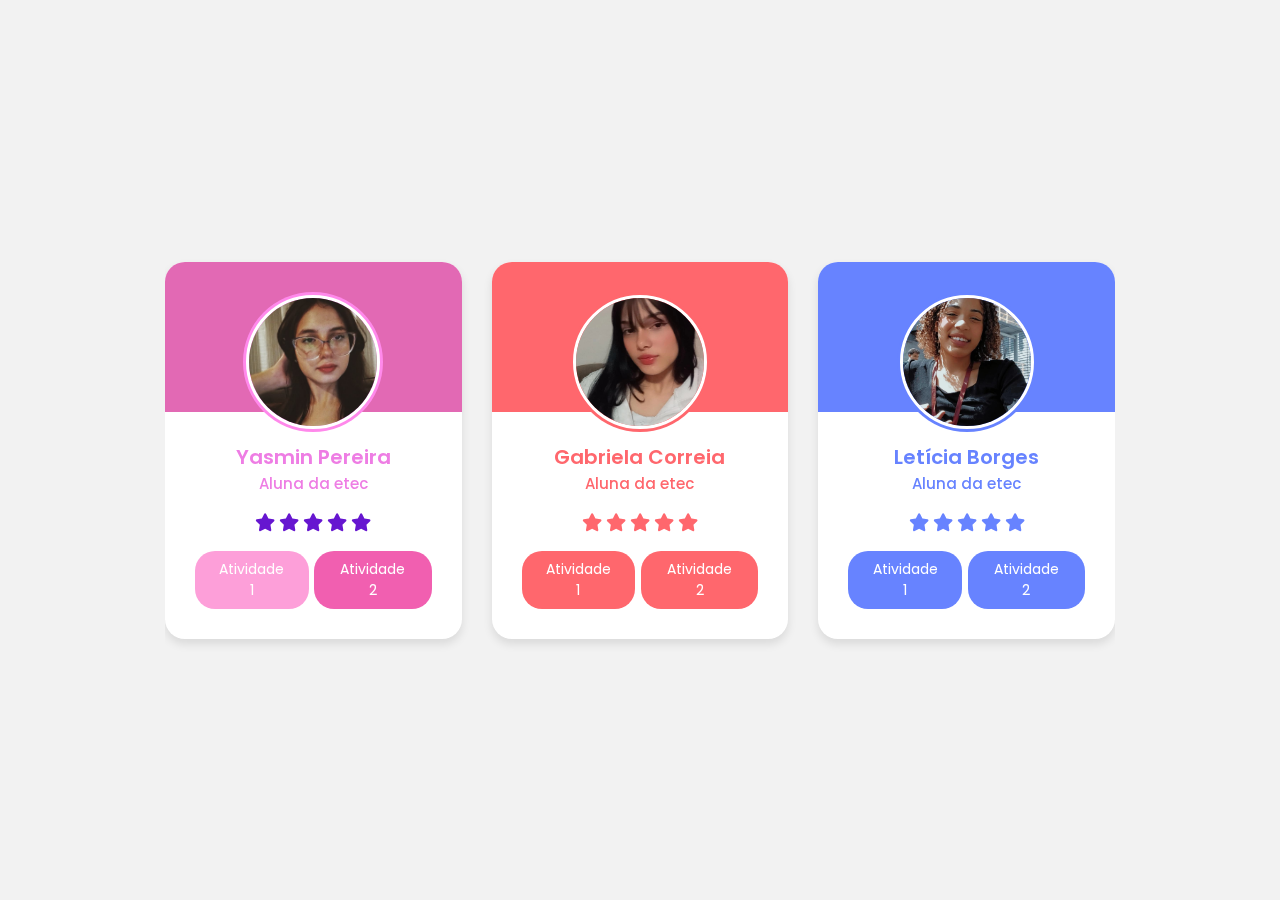
<file: index.html>
<!DOCTYPE html>
<html lang="en">
<head>
  <title>Atividade de historia</title>
    <meta charset="UTF-8">
    <meta http-equiv="X-UA-Compatible" content="IE=edge">
    <link rel="stylesheet" href="https://unpkg.com/swiper/swiper-bundle.min.css"/>
    <link rel="stylesheet" href="https://cdnjs.cloudflare.com/ajax/libs/font-awesome/6.0.0-beta3/css/all.min.css"/>
    <link rel="stylesheet" href="style.css">
</head>
<body>
<div>
  <section>
    <div class="swiper mySwiper container">
      <div class="swiper-wrapper content">
        <div class="swiper-slide card cardYasmin">
          <div class="card-content">
            <div class="image" id="borderImageYasmin">
              <img src="img/yasmin.jpeg" alt="">
            </div>
        
            <div class="name-profession">
              <span class="name">Yasmin Pereira</span>
              <span class="profession">Aluna da etec</span>
            </div>

            <div class="rating">
              <i class="fa-solid fa-star" style="color: #6616d0;"></i>
              <i class="fa-solid fa-star" style="color: #6616d0;"></i>
              <i class="fa-solid fa-star" style="color: #6616d0;"></i>
              <i class="fa-solid fa-star" style="color: #6616d0;"></i>
              <i class="fa-solid fa-star" style="color: #6616d0;"></i>
            </div>

            <div class="button">
              <a href="atividade.html"><button  id="buttonYasmin">Atividade 1</button></a>
              <a href="https://view.genial.ly/649a577a0882940013635ded/presentation-stars-presentation"><button id="buttonRightYasmin">Atividade 2</button></a>
            </div>
          </div>
        </div>
        <div class="swiper-slide card">
          <div class="card-content">
            <div class="image">
              <img src="img/gabby.jpeg" alt="">

            </div>

            <div class="name-profession">
              <span class="name nameGabriela">Gabriela Correia</span>
              <span class="profession nameGabriela">Aluna da etec</span>
            </div>

            <div class="rating">
              <i class="fas fa-star"></i>
              <i class="fas fa-star"></i>
              <i class="fas fa-star"></i>
              <i class="fas fa-star"></i>
              <i class="fas fa-star"></i>
            </div>

            <div class="button">
              <a href="atividadegabs.html"><button  id="buttonGabriela">Atividade 1</button></a>
              </button>
              <a href="https://www.canva.com/design/DAFnESJXyo0/GjO8hQdhU4ZQk01Citf26Q/edit?utm_content=DAFnESJXyo0&utm_campaign=designshare&utm_medium=link2&utm_source=sharebutton"><button id="buttonRightGabriela">Atividade 2</button></a>
            </div>
          </div>
        </div>
        <div class="swiper-slide card cardLeticia">
          <div class="card-content">
            <div class="image" id="borderImageLeticia">
              <img src="img/Leticia.jpeg" alt="">
            </div>


            <div class="name-profession">
              <span class="name nameLeticia">Letícia Borges</span>
              <span class="profession nameLeticia">Aluna da etec</span>
            </div>

            <div class="rating">
              <i class="fa-solid fa-star" style="color: #6783ff;"></i>
              <i class="fa-solid fa-star" style="color: #6783ff;"></i>
              <i class="fa-solid fa-star" style="color: #6783ff;"></i>
              <i class="fa-solid fa-star" style="color: #6783ff;"></i>
              <i class="fa-solid fa-star" style="color: #6783ff;"></i>
            </div>

            <div class="button">
              <a href="atividadelet.html"><button  id="buttonLeticia">Atividade 1</button></a>
              </button>
              <a href="https://www.canva.com/design/DAFli_Y2uxM/LXQ0Z6ye1ul1S9fGldhXhA/edit?utm_content=DAFli_Y2uxM&utm_campaign=designshare&utm_medium=link2&utm_source=sharebutton"><button id="buttonRightLeticia">Atividade 2</button></a>
            </div>
          </div>
        </div>
     
    </div>
  </section>
  <script src="https://unpkg.com/swiper/swiper-bundle.min.js"></script>
<script type="text/javascript" src="script.js"></script>

</body>
</html>
</file>
<file: style.css>
@import url('https://fonts.googleapis.com/css2?family=Poppins:wght@300;400;500;600;700&display=swap');

*{
  margin: 0;
  padding: 0;
  box-sizing: border-box;
  font-family: 'Poppins', sans-serif;
}

body{
  height: 100vh;
  display: flex;
  align-items: center;
  justify-content: center;
  background: #f2f2f2;
}

section{
  position: relative;  
  height: 450px;
  width: 1075px;
  display: flex;
  align-items: center;
}

.swiper{
  width: 950px;
}

.card{
  position: relative;
  background: #fff;
  border-radius: 20px;
  margin: 20px 0;
  box-shadow: 0 5px 10px rgba(0, 0, 0, 0.1);
}

.card::before{
  content: "";
  position: absolute;
  height: 40%;
  width: 100%;
  background: #FF676D;
  border-radius: 20px 20px 0 0;
}

.card .card-content{
  display: flex;
  flex-direction: column;
  align-items: center;
  padding: 30px;
  position: relative;
  z-index: 100;
}

section .card .image{
  height: 140px;
  width: 140px;
  border-radius: 50%;
  padding: 3px;
  background: #FF676D;
}

section .card .image img{
  height: 100%;
  width: 100%;
  object-fit: cover;
  border-radius: 50%;
  border: 3px solid #fff;
}

.card .media-icons{
  position: absolute;
  top: 10px;
  right: 20px;
  display: flex;
  flex-direction: column;
  align-items: center;
}

.card .media-icons i{
  color: #fff;
  opacity: 0.6;
  margin-top: 10px;
  transition: all 0.3s ease;
  cursor: pointer;
}

.card .media-icons i:hover{
  opacity: 1;
}

.card .name-profession{
  display: flex;
  flex-direction: column;
  align-items: center;
  margin-top: 10px;
  color: #ee7de4;
} 

.name-profession .name{
  font-size: 20px;
  font-weight: 600;
}

.name-profession .profession{
  font-size:15px;
  font-weight: 500;
}

.card .rating{
  display: flex;
  align-items: center;
  margin-top: 18px;
}

.card .rating i{
  font-size: 18px;
  margin: 0 2px;
  color: #FF676D;
}

.card .button{
  width: 100%;
  display: flex;
  justify-content: space-around;
  margin-top: 20px;
}

.card .button button{
  background: #FF676D;
  outline: none;
  border: none;
  color: #fff;
  padding: 8px 22px;
  border-radius: 20px;
  font-size: 14px;
  transition: all 0.3s ease;
  cursor: pointer;
}

.button button:hover{
  background: #f773cf;
}

.swiper-pagination{
  position: absolute;
}

.swiper-pagination-bullet{
  height: 7px;
  width: 26px;
  border-radius: 25px;
  background: #FF676D;
}

.swiper-button-next, .swiper-button-prev{
  opacity: 0.7;
  color: #FF676D;
  transition: all 0.3s ease;
}
.swiper-button-next:hover, .swiper-button-prev:hover{
  opacity: 1;
  color: #FF676D;
}
.credit a{
  text-decoration: none;
  color: #FF676D;
  font-weight: 800;
}
.credit {
  text-align: center;
  font-family: Verdana, Geneva, Tahoma, sans-serif;
}


/*CSS DO CARD DA YASMIN*/
.cardYasmin::before{
  background-color: #e269b4;
}

#borderImageYasmin{
  background-color: #ff89eb;
}

#buttonYasmin{
  background-color: #fd9fd9;
}

#buttonRightYasmin{
  background-color: #f15fb0;
  margin-left: 0.4em;
}

#buttonYasmin:hover{
  background-color: rgb(247, 74, 195);
  transition-duration: 0.7s;
  transform: scale(1.1);
  margin-right: 0.7em;
}

#buttonRightYasmin:hover{
  background-color: #fd9fd9;
  transition-duration: 0.7s;
  transform: scale(1.1);
  margin-left: 0.7em;
}

/*CSS DO CARD DA GABRIELA*/
.nameGabriela{
  color: #FF676D;
}

#buttonRightGabriela{
  margin-left: 0.4em;
}

#buttonGabriela:hover{
  background-color: #ec5a5f;
  transition-duration: 0.7s;
  transform: scale(1.1);
  margin-right: 0.7em;
}

#buttonRightGabriela:hover{
  background-color: #ec5a5f;
  transition-duration: 0.7s;
  transform: scale(1.1);
  margin-left: 0.7em;
}

/*CSS DO CARD DA LETICIA*/
.cardLeticia::before{
  background-color: #6783ff;
}

#borderImageLeticia{
  background-color: #6783ff;
}

#buttonLeticia{
  background-color: #6783ff;
}

#buttonRightLeticia{
  background-color: #6783ff;
  margin-left: 0.4em;
}

#buttonLeticia:hover{
  background-color: #516be2;
  transition-duration: 0.7s;
  transform: scale(1.1);
  margin-right: 0.7em;
}

#buttonRightLeticia:hover{
  background-color: #516be2;
  transition-duration: 0.7s;
  transform: scale(1.1);
  margin-left: 0.7em;
}

.nameLeticia{
  color: #6783ff;
}
</file>
